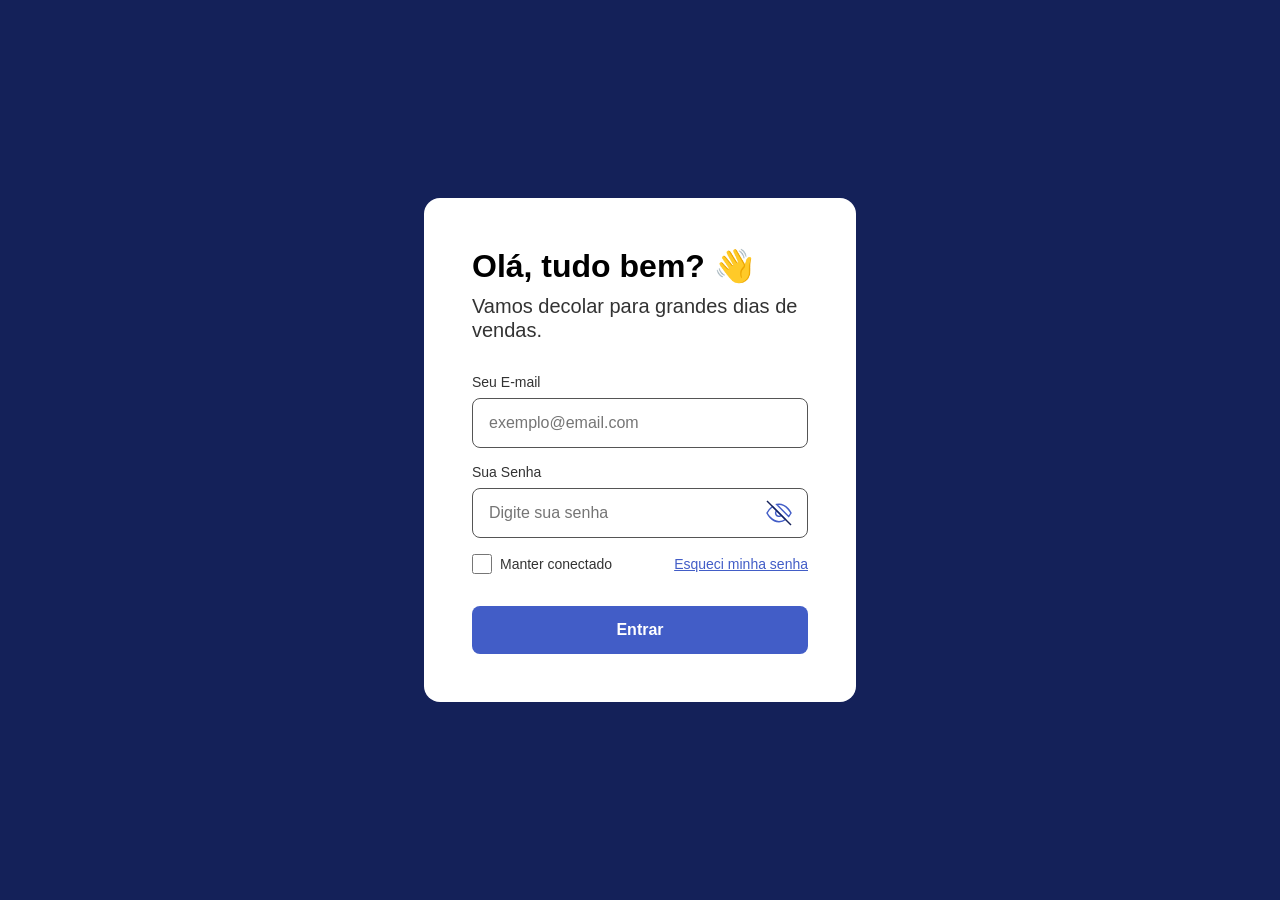
<file: index.html>
<!DOCTYPE html>
<html lang="en">
<head>
    <meta charset="UTF-8">
    <meta http-equiv="X-UA-Compatible" content="IE=edge">
    <meta name="viewport" content="width=device-width, initial-scale=1.0">
    <title>b8one - index</title>

    <meta http-equiv = "refresh" content = "0; url = ./login.html" />
</head>
<body>
    
</body>
</html>
</file>
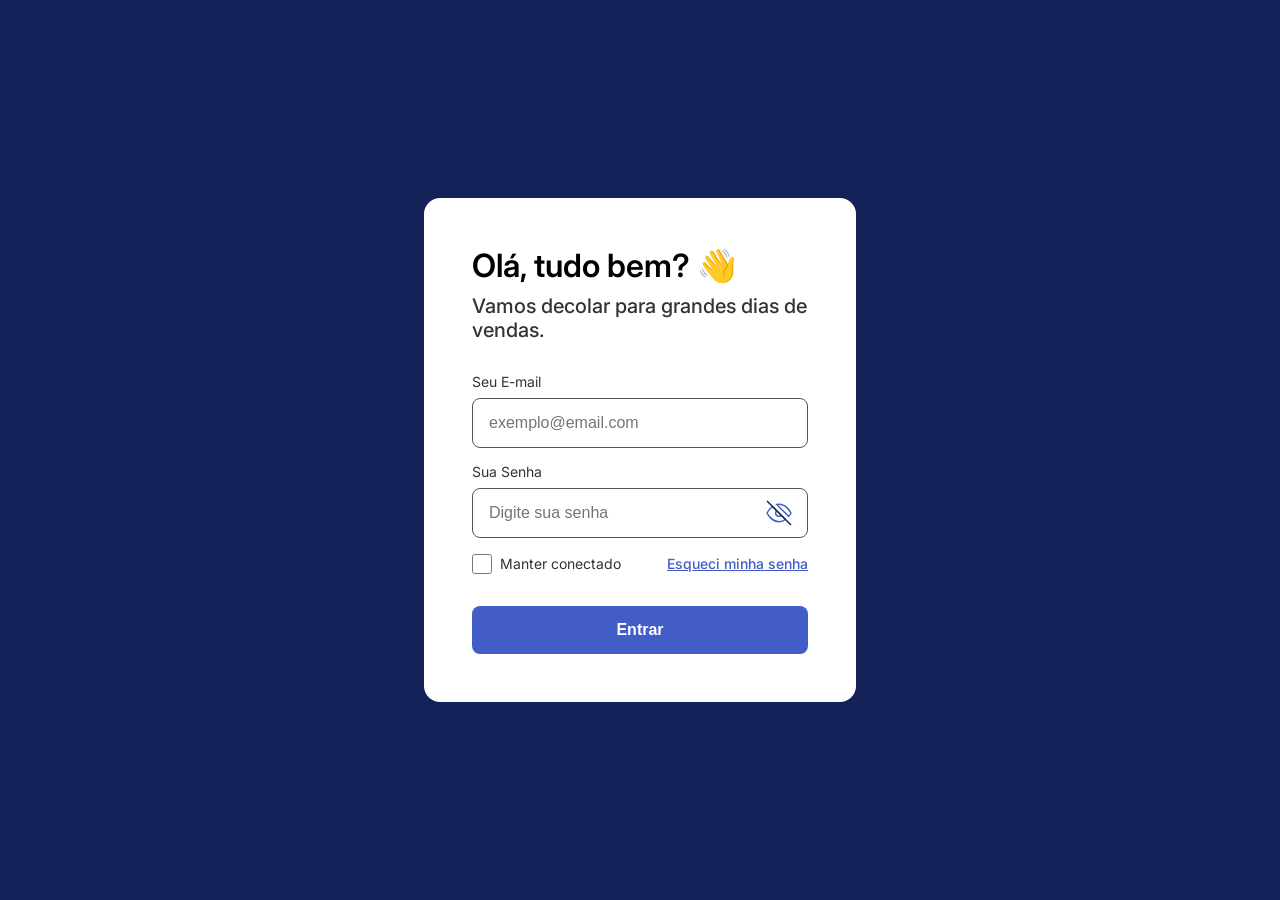
<file: login.html>
<!DOCTYPE html>
<html lang="en">

<head>
    <meta charset="UTF-8">
    <meta http-equiv="X-UA-Compatible" content="IE=edge">
    <meta name="viewport" content="width=device-width, initial-scale=1.0">

    <link rel="preconnect" href="https://fonts.googleapis.com">
    <link rel="preconnect" href="https://fonts.gstatic.com" crossorigin>
    <link href="https://fonts.googleapis.com/css2?family=Inter:wght@400;500;600;700&display=swap" rel="stylesheet">

    <title>b8one - login</title>

    <link rel="stylesheet" href="./assetts/css/login.css">
    <link rel="stylesheet" href="./assetts/css/login-mobile.css">

    <script defer src="./scripts/loginValidation.js"></script>
    <script defer src="./scripts/login.js"></script>
</head>

<body>
    
</body>
    <section class="login">
        <div class="header">
            <span class="header__title">
                Olá, tudo bem? 👋
            </span>
            <span class="header__subtitle">
                Vamos decolar para grandes dias de vendas.
            </span>
        </div>

        <form action="" class="login-form">
            <div class="email">     <!-- email--error -->
                <label for="emailInput" class="email__label">Seu E-mail</label>
                <input type="email" class="email__input" id="emailInput" placeholder="exemplo@email.com">
                <span class="email__alert">Este e-mail não existe, você tem outro?</span>
            </div>             
            
            <div class="pass">
                <label for="passInput" class="pass__label">Sua Senha</label>
                <input type="password" class="pass__input" id="passInput" placeholder="Digite sua senha">
                <button type="button" class= "pass-visibility-button pass-visibility-button--hidden">
                    <svg width="26" height="26" viewBox="0 0 26 26" fill="none" xmlns="http://www.w3.org/2000/svg">
                        <path d="M15.3127 15.313C15.0131 15.6345 14.6518 15.8924 14.2503 16.0713C13.8489 16.2502 13.4155 16.3464 12.9761 16.3541C12.5367 16.3619 12.1002 16.281 11.6927 16.1164C11.2852 15.9518 10.915 15.7068 10.6042 15.3961C10.2934 15.0853 10.0484 14.7151 9.88383 14.3076C9.71923 13.9001 9.63839 13.4636 9.64615 13.0242C9.6539 12.5847 9.75008 12.1514 9.92896 11.7499C10.1078 11.3484 10.3657 10.9871 10.6873 10.6875M19.48 19.4803C17.6152 20.9017 15.3445 21.6892 13 21.7275C5.36364 21.7275 1 13.0002 1 13.0002C2.35697 10.4714 4.23906 8.262 6.52 6.52025L19.48 19.4803ZM10.7091 4.53479C11.46 4.35903 12.2288 4.27116 13 4.27298C20.6364 4.27298 25 13.0002 25 13.0002C24.3378 14.2391 23.5481 15.4054 22.6436 16.4802L10.7091 4.53479Z" stroke="#425DC7" stroke-width="1.5"/>
                        <path d="M1 1L25 25" stroke="#142159" stroke-width="1.5"/>
                    </svg>
                    <svg width="26" height="24" viewBox="0 0 26 24" fill="none" xmlns="http://www.w3.org/2000/svg">
                        <path d="M1 12C1 12 5.36364 3 13 3C20.6364 3 25 12 25 12C25 12 20.6364 21 13 21C5.36364 21 1 12 1 12Z" stroke="#425DC7" stroke-width="1.5"/>
                        <path d="M13 15.3745C14.8075 15.3745 16.2727 13.8635 16.2727 11.9995C16.2727 10.1356 14.8075 8.62451 13 8.62451C11.1925 8.62451 9.72729 10.1356 9.72729 11.9995C9.72729 13.8635 11.1925 15.3745 13 15.3745Z" stroke="#142159" stroke-width="1.5"/>
                    </svg>                        
                </button>
            </div>                        

            <div class="options">
                <input class="stay-connected__input" type="checkbox" name="" id="stayConnectedCheckbox">
                <label class="stay-connected__label" for="stayConnectedCheckbox">Manter conectado</label>

                <a href="#" class="options__recovery-link">
                    Esqueci minha senha
                </a>
            </div>
            
            <button class="login-form__button" type="submit">
                Entrar
            </button>
        </form>
    </section>
</html>
</file>
<file: assetts/css/login.css>
* {
    box-sizing: border-box;

    margin: 0;
    padding: 0;
    color:#333333;
}

body {
    font-family: 'Inter', sans-serif;
    font-size: 12px;
    font-weight: 400;
    background: #142159;
}

a {
    text-decoration: none;
}

ul {
    list-style: none;
}

button {
    border: none;
    background: none;
    cursor: pointer;
}

/* Login Container */

.login {
    background: #FFFFFF;
    border-radius: 16px;
    padding: 48px;
    min-width: 328px;
    max-width: 432px;
    
    position: fixed;
    top: 50%;
    left: 50%;
    transform: translate(-50%, -50%);
}

/* login header */

.header {
    margin-bottom: 32px;
}

.header__title {
    display: block;
    font-weight: 600;
    font-size: 32px;
    line-height: 40px;
    margin-bottom: 8px;
    color: #000000;
}

.header__subtitle {
    display: block;
    font-weight: 500;
    font-size: 20px;
    line-height: 24px;
}

/* login form */

.email, .pass {
    margin-bottom: 16px;
    position: relative;
}

.email__label, .pass__label {
    display: block;
    margin-bottom: 8px;
    font-weight: normal;
    font-size: 14px;
    line-height: 16px;
}

.email__input, .pass__input {
    width: 100%;
    padding: 12px 16px;
    border-radius: 8px;
    border: 1px solid #555555;
    font-size: 16px;
    line-height: 24px;
}

.email__alert {
    display: none;
    margin-top: 8px;
    font-weight: 500;
    font-size: 12px;
    line-height: 16px;
    color: #F03460;
}

.email--error .email__label {
    color: #000000;
}

.email--error .email__input {
    border-width: 2px;
    border-color: #F03460;
}

.email--error .email__input:focus {
    outline: none;
    border-color: #F03460;
}

.email--error .email__alert {
    display: block;
}

.pass-visibility-button {
    position: absolute;
    width: 26px;
    height: 26px;
    right: 16px;
    bottom: calc(50% - 25px);
    line-height: 0;
}

.pass-visibility-button svg:first-child {
    display: none;
}

.pass-visibility-button svg:last-child {
    display: block;
}

.pass-visibility-button--hidden svg:first-child {
    display: block;
}

.pass-visibility-button--hidden svg:last-child {
    display: none;
}

/* extra options block */

.options {
    display: flex;
    justify-content: space-between;
    align-items: center;
    margin-bottom: 32px;
}

.stay-connected__input {
    width: 20px;
    height: 20px;
    margin-right: 8px;
}

.stay-connected__label {
    margin-right: auto;
    font-size: 14px;
    line-height: 16px;
}

.options__recovery-link {
    font-weight: 500;
    font-size: 14px;
    line-height: 18px;
    color: #425DC7;
    text-decoration: underline;
}

/* submit button */

.login-form__button {
    width: 100%;
    padding: 12px 24px;
    font-weight: 600;
    font-size: 16px;
    line-height: 24px;
    color: #FFFFFF;
    background: #425DC7;
    border-radius: 8px;
}

.login-form__button:hover {
    background: #2E44A1;
    transition: ease-in-out .3s;
}
</file>
<file: assetts/css/login-mobile.css>
@media screen and (max-width: 768px) {
    .login {
        padding: 32px 16px 16px;
    }

    .header {
        text-align: center;
    }

    .header__title {
        font-size: 24px;
        line-height: 32px;
    }
}
</file>
